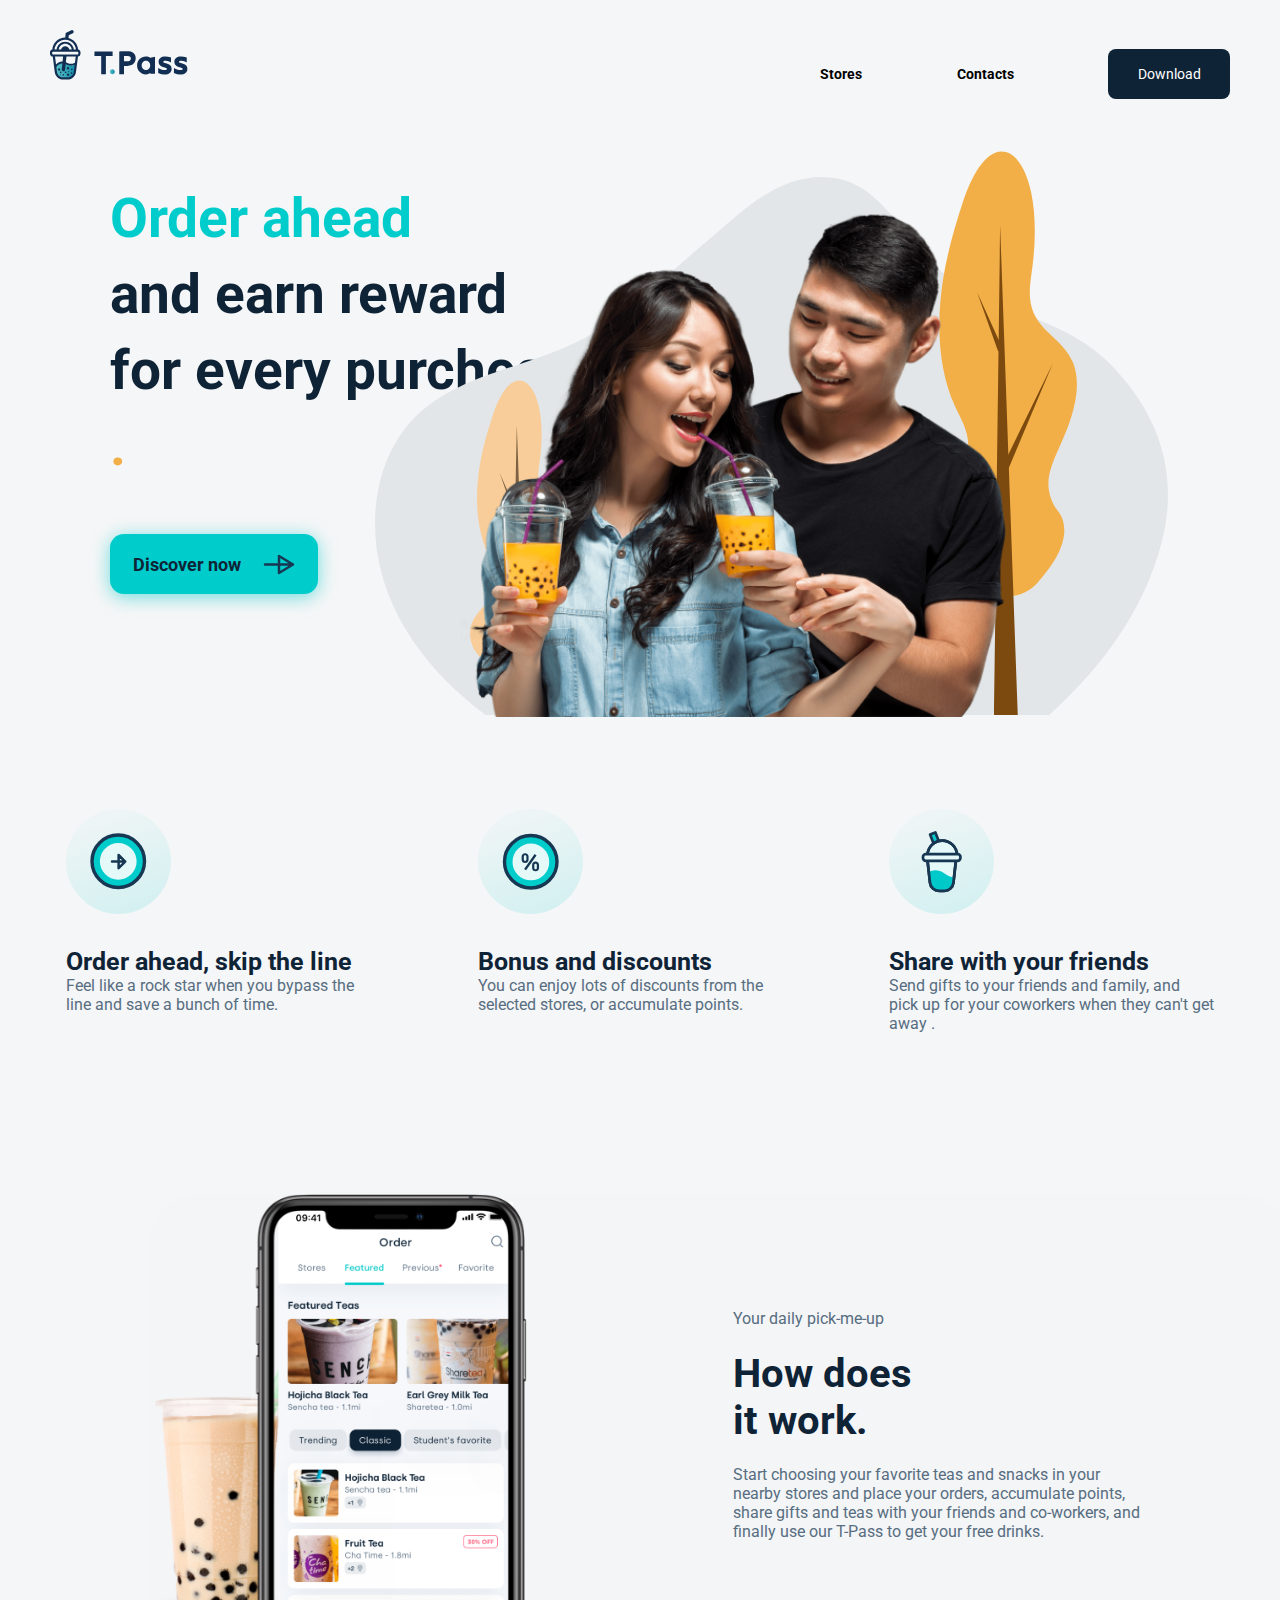
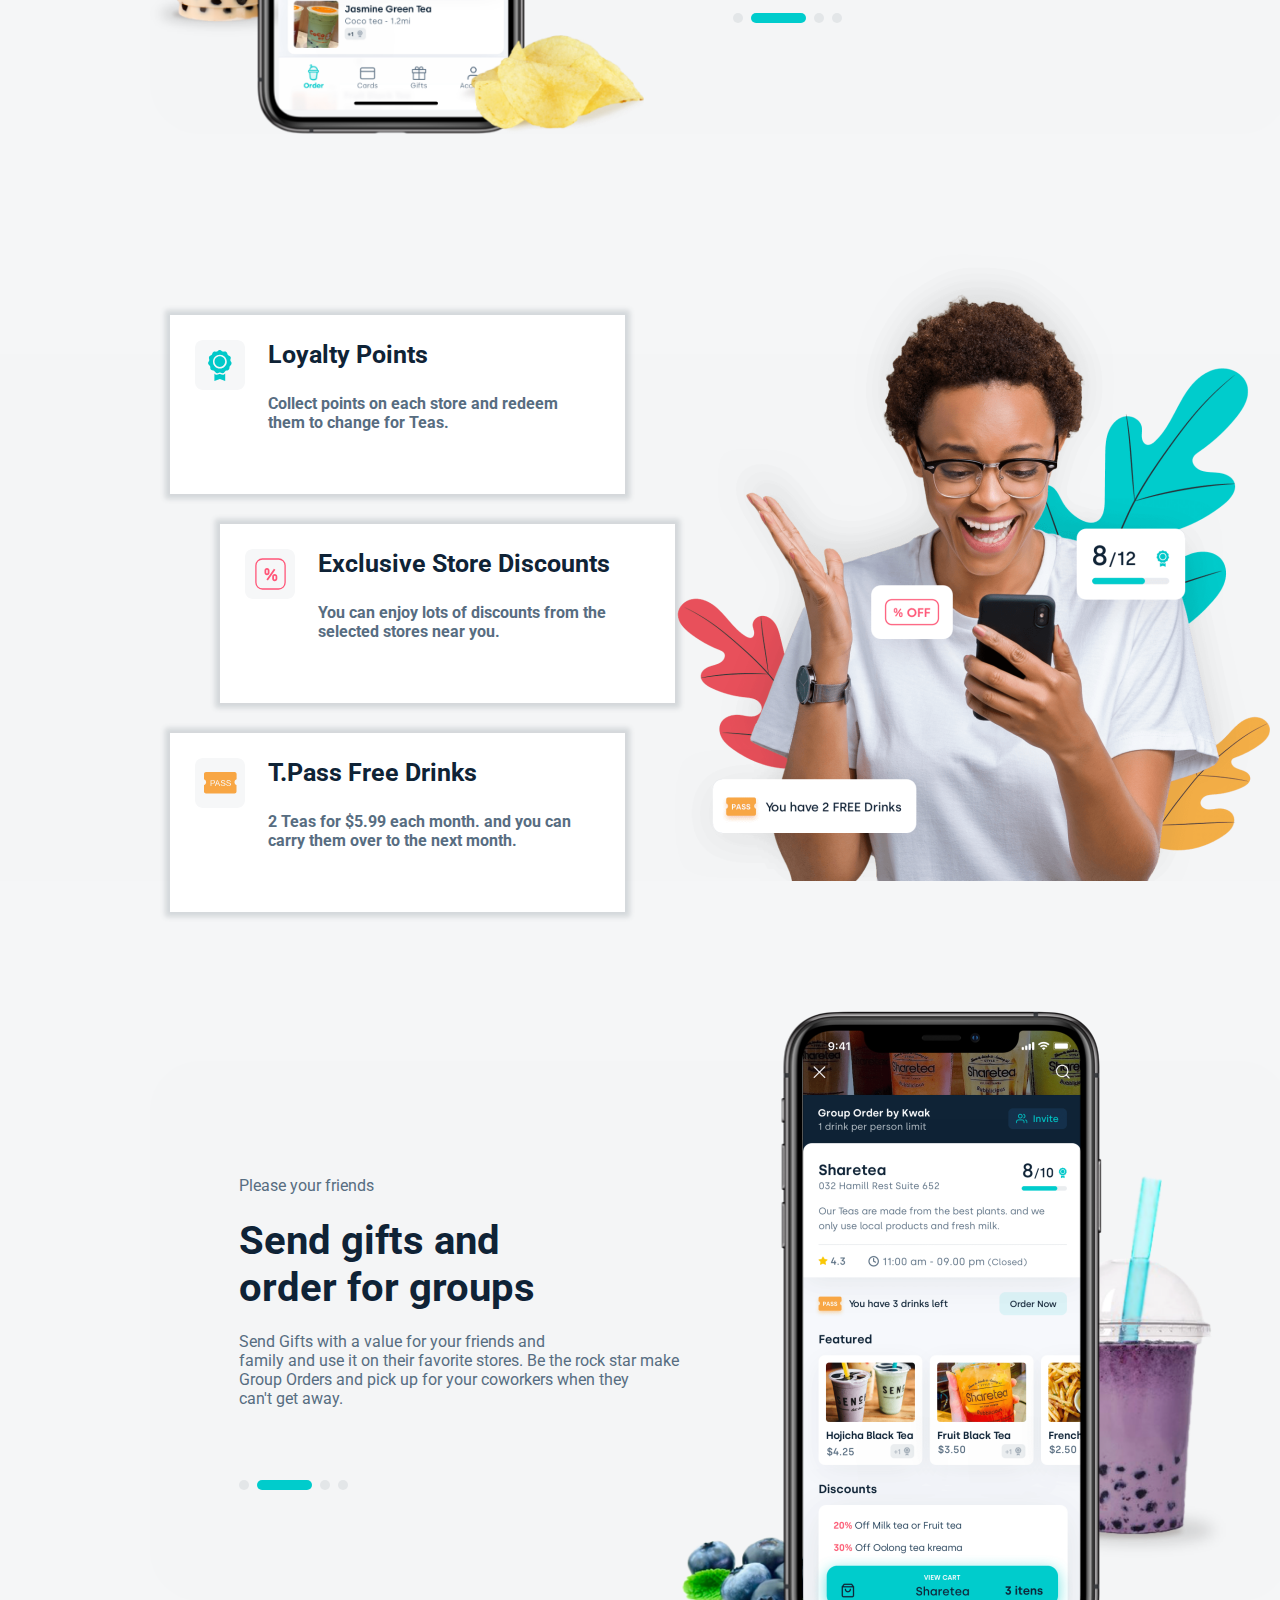
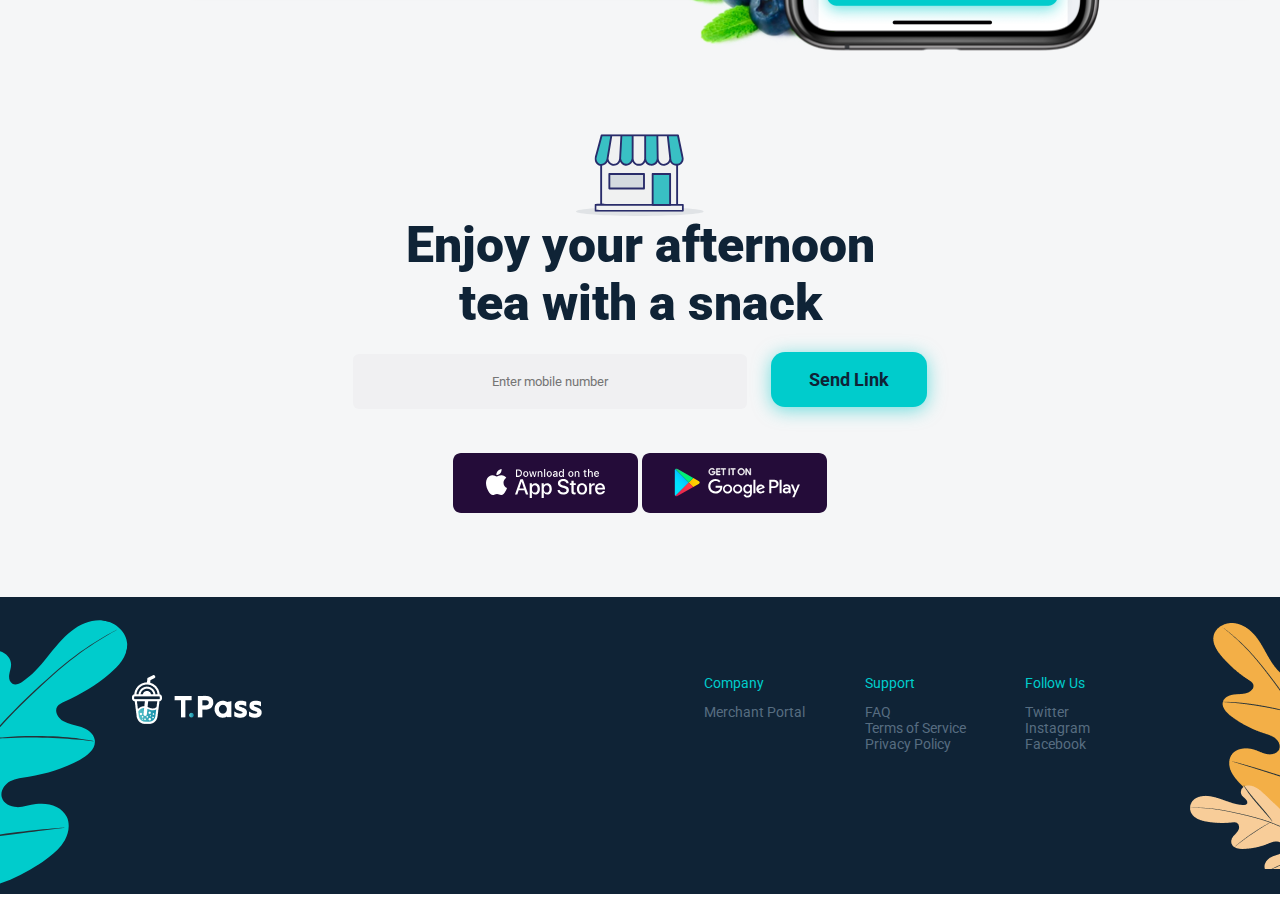
<file: index.html>
<!DOCTYPE html>
<html lang="en">
  <head>
    <meta charset="UTF-8" />
    <meta http-equiv="X-UA-Compatible" content="IE=edge" />
    <meta name="viewport" content="width=device-width, initial-scale=1.0" />
    <link rel="stylesheet" href="./css/style.css" />
    <link rel="preconnect" href="https://fonts.gstatic.com" />
    <link
      href="https://fonts.googleapis.com/css2?family=Roboto&display=swap"
      rel="stylesheet"
    />
    <title>TPass</title>
  </head>
  <body>
    <section class="header">
      <!-- Header start -->
       <nav>
        <div class="nav_inner">
          <img src="./images/Frame.svg" alt="logo" />
          <div class="burger-menu">
            <input type="checkbox" id="menu__toggle" />
            <label for="menu__toggle" class="menu__btn">
              <span></span>
            </label>
            <div class="nav_inner_list menu__box">
              <p class="nav__bar_item"><a href="./html/contacts.html">Stores</a></p>
              <p class="nav__bar_item"><a href="./html/contacts.html">Contacts</a></p>
              <button class="nav__bar_item">Download</button>
            </div>
          </div>
        </div>
      </nav>
      <!-- Header end -->

      <!-- Conteiner hero start -->
      <section class="conteiner hero">
        <div class="hero_left">
          <h1>
            <span style="color: #00cccc;"> Order ahead</span><br />
            and earn reward for every purches
            <span style="color: #f3af47;">.</span>
          </h1>
          <button>
            Discover now <img src="./images/icons/Vector.svg" alt="Icon" />
          </button>
        </div>
        <div class="hero_right">
          <img id="people" src="./images/Rectangle.png" alt="People" />
          <img id="trees" src="./images/Tree.svg" alt="Trees" />
        </div>
      </section>
      <!-- Conteiner hero end -->
  
    <!-- Coteiner features start -->
    <section class="conteiner-features">
      <div class="feature">
        <img src="./images/icons/Group.svg" alt="icon" />
        <h2>Order ahead, skip the line</h2>
        <p>
          Feel like a rock star when you bypass the <br />
          line and save a bunch of time.
        </p>
      </div>
      <div class="feature">
        <img src="./images/icons/Group (1).svg" alt="" />
        <h2>Bonus and discounts</h2>
        <p>
          You can enjoy lots of discounts from the selected stores, or
          accumulate points.
        </p>
      </div>
      <div class="feature">
        <img src="./images/icons/Group (2).svg" alt="" />
        <h2>Share with your friends</h2>
        <p>
          Send gifts to your friends and family, and <br />pick up for your
          coworkers when they can't get away .
        </p>
      </div>
    </section>
    <!-- Coteiner features end -->

    <!-- Conteiner Info -->
    <section class="canteiner section_1 info">
      <img src="images/Group 1.png" alt="" />
      <div class="bowl">
        <p>Your daily pick-me-up</p>
        <h2>
          How does <br />
          it work.
        </h2>
        <p class="long">
          Start choosing your favorite teas and snacks in your <br />
          nearby stores and place your orders, accumulate points,<br />
          share gifts and teas with your friends and co-workers, and <br />
          finally use our T-Pass to get your free drinks.
        </p>

        <div class="mother">
          <div class="child"></div>
          <div class="child diff"></div>
          <div class="child"></div>
          <div class="child"></div>
        </div>
      </div>
    </section>
    <!-- Conteiner Info end -->

    <!-- Conteiner Icon start -->
    <section
      class="conteiner icon"
      style="background-color: #f4f5f6; height: 527px;"
    >
      <div class="father">
        <div class="child">
          <img src="./images/icons/Group 3.svg" alt="icon" />
          <h2>
            <span>Loyalty Points</span>
            <p>
              Collect points on each store and redeem <br />
              them to change for Teas.
            </p>
          </h2>
        </div>
        <div class="child center">
          <img src="./images/icons/Group 4.svg" alt="icon" />
          <h2>
            <span> Exclusive Store Discounts</span>
            <p>
              You can enjoy lots of discounts from the <br />
              selected stores near you.
            </p>
          </h2>
        </div>
        <div class="child">
          <img src="./images/icons/Group 5.svg" alt="icon" />
          <h2>
            <span>T.Pass Free Drinks</span>
            <p>
              2 Teas for $5.99 each month. and you can <br />
              carry them over to the next month.
            </p>
          </h2>
        </div>
      </div>
      <img class="women" src="./images/women.png" alt="Img" />
    </section>
    <!-- Conteiner Icon end -->

    <!--  Conteiner Info-2 start -->
    <section
      style="
        background-color: #f4f5f6;
        border-radius: 50px;
        width: 1140px;
        height: 540px;
      "
      class="canteiner info-2"
    >
      <div class="bowl">
        <p>Please your friends</p>
        <h2>
          Send gifts and<br />
          order for groups
        </h2>
        <p class="long">
          Send Gifts with a value for your friends and <br />
          family and use it on their favorite stores. Be the rock star make
          <br />
          Group Orders and pick up for your coworkers when they <br />
          can't get away.
        </p>

        <div class="mother">
          <div class="child"></div>
          <div class="child diff"></div>
          <div class="child"></div>
          <div class="child"></div>
        </div>
      </div>
      <img
        style="width: 547px; height: 640px;"
        src="./images/Group 6.png"
        alt=""
      />
    </section>
    <!--  Conteiner Info-2 end -->

    <!-- Start-end start -->
    <section class="conteiner start-end">
      <img class="home" src="./images/icons/Home.svg" alt="Home" />
      <h2><b>Enjoy your afternoon</b> <br /><b> tea with a snack</b></h2>
      <div class="link">
        <input
          style="
            width: 394px;
            height: 55px;
            border-radius: 6px;
            background-color: #f0f0f2;
            border: none;
            text-align: center;
          "
          placeholder="Enter mobile number" 
          type="text"
        />
        <button
          style="
            width: 156px;
            height: 55px;
            background-color: #00cccc;
            border-radius: 14px;
          "
        >
          Send Link
        </button>
      </div>
      <div class="loading">
        <a href="#"><img src="./images/icons/AppStore.svg" alt="" /></a>
        <a href="#"><img src="images/icons/GoogleMarket.svg" alt="" /></a>
      </div>
    </section>
    <!-- Start-end end-->

    <!-- End-end -->
    <section
      style="height: 297px; background-color: #0f2336;"
      class="conteiner end-end"
    >
      <img style="margin-left: -100px;" src="./images/BlueList.svg" alt="" />
      <div class="the-end">
        <img style="width: 130px; height: 49px;" src="./images/wb.png" alt="" />
        <div class="the-list">
          <ul>
            <li class="span"><span>Company</span></li>
            <li>Merchant Portal</li>
          </ul>
          <ul>
            <li class="span"><span>Support</span></li>
            <li>FAQ</li>
            <li>Terms of Service</li>
            <li>Privacy Policy</li>
          </ul>
          <ul>
            <li class="span"><span>Follow Us</span></li>
            <li>Twitter</li>
            <li>Instagram</li>
            <li>Facebook</li>
          </ul>
        </div>
      </div>

      <img src="./images/YellouList.png" alt="" />
    </section>
  </body>
</html>
</file>
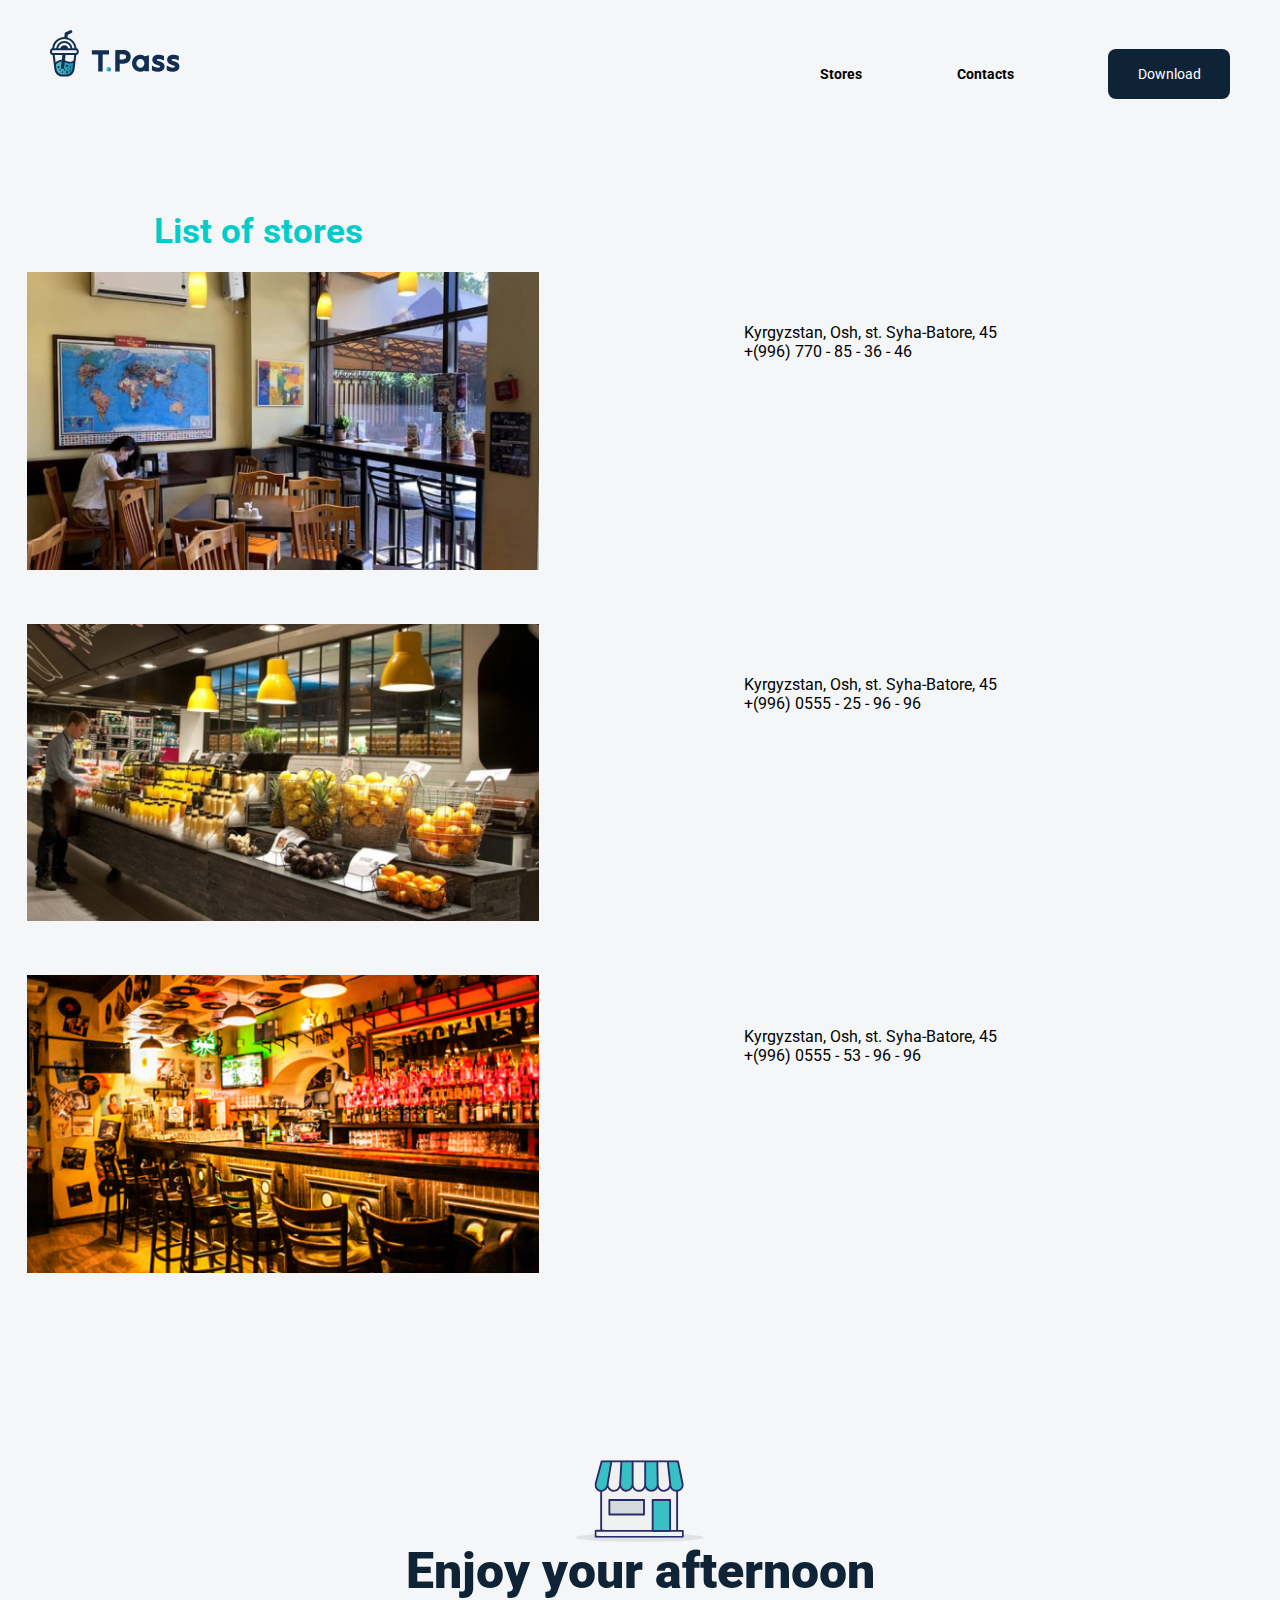
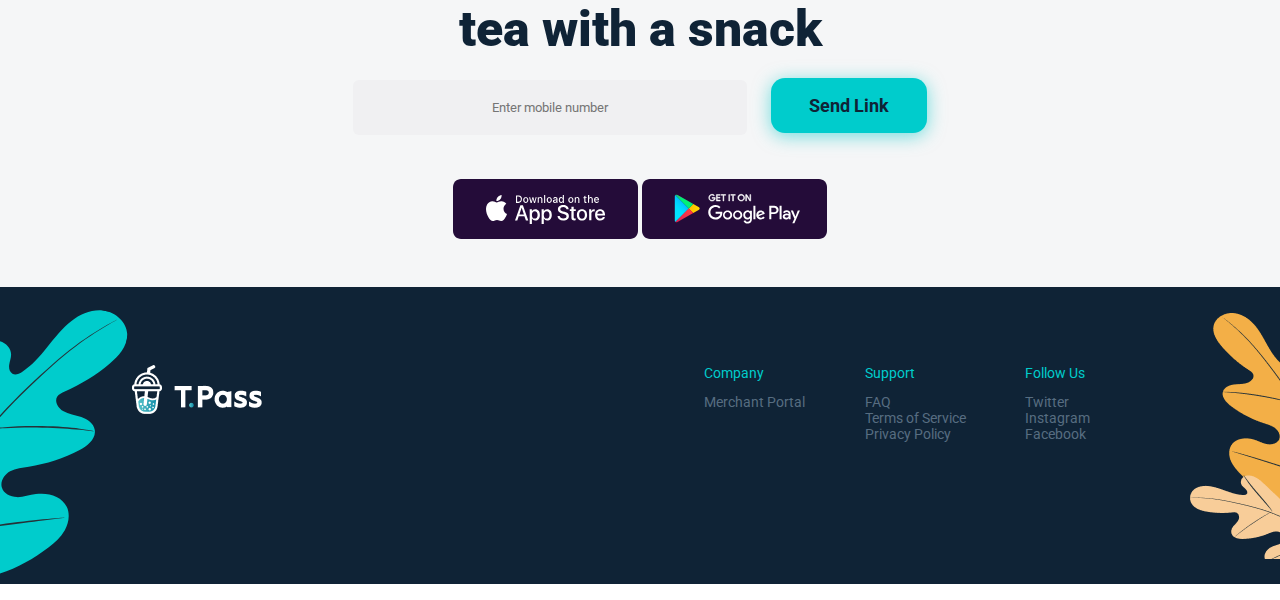
<file: html/stores.html>
<!DOCTYPE html>
<html lang="en">
  <head>
    <meta charset="UTF-8" />
    <meta http-equiv="X-UA-Compatible" content="IE=edge" />
    <meta name="viewport" content="width=device-width, initial-scale=1.0" />
    <link rel="stylesheet" href="../css/stores.css" />
    <link rel="preconnect" href="https://fonts.gstatic.com" />
    <link
      href="https://fonts.googleapis.com/css2?family=Roboto&display=swap"
      rel="stylesheet"
    />
    <title>TPass</title>
  </head>
  <body>
    <section class="header">
      <!-- Header start -->
      <nav>
        <div class="nav_inner">
          <a href="../index.html"><img src="../images/Frame.svg" alt="logo" /></a>
          <div class="burger-menu">
            <input type="checkbox" id="menu__toggle" />
            <label for="menu__toggle" class="menu__btn">
              <span></span>
            </label>
            <div class="nav_inner_list menu__box">
                <p class="nav__bar_item"><a href="stores.html">Stores</a></p>
                <p class="nav__bar_item"><a href="contacts.html">Contacts</a></p>
              <button class="nav__bar_item">Download</button>
            </div>
          </div>
        </div>
      </nav>
      <!-- Header end -->

      <div class="content">
        <div class="store_title">
            <h3>List of stores</h3>
        </div>
        

        <div class="store">
          <div class="store_point">
            <div class="store_img">
              <img src="../images/store3.png" alt="">
            </div>
            <div class="store_descr">
              Kyrgyzstan, Osh,
              st. Syha-Batore, 45<br>
              <a href="tel:99677085646">+(996) 770 - 85 - 36 - 46</a>
            </div>
          </div>
        </div>
      </div>

      <div class="store">
        <div class="store_point">
          <div class="store_img">
            <img src="../images/store2.png" alt="">
          </div>
          <div class="store_descr">
            Kyrgyzstan, Osh,
            st. Syha-Batore, 45<br> 
            <a href="tel:996555259696">+(996) 0555 - 25 - 96 - 96</a>
          </div>
        </div>
      </div>
    </div>

    <div class="store">
        <div class="store_point">
          <div class="store_img">
            <img src="../images/store1.png" alt="">
          </div>
          <div class="store_descr">
            Kyrgyzstan, Osh,
            st. Syha-Batore, 45<br>
            <a href="tel:+996555539696 ">+(996) 0555 - 53 - 96 - 96</a>
          </div>
        </div>
      </div>
    </div>

    <section class="conteiner start-end">
        <img class="home" src="../images/icons/Home.svg" alt="Home" />
        <h2><b>Enjoy your afternoon</b> <br /><b> tea with a snack</b></h2>
        <div class="link">
          <input
            style="
              width: 394px;
              height: 55px;
              border-radius: 6px;
              background-color: #f0f0f2;
              border: none;
              text-align: center;
            "
            placeholder="Enter mobile number" 
            type="text"
          />
          <button
            style="
              width: 156px;
              height: 55px;
              background-color: #00cccc;
              border-radius: 14px;
            "
          >
            Send Link
          </button>
        </div>
        <div class="loading">
          <a href="#"><img src="../images/icons/AppStore.svg" alt="" /></a>
          <a href="#"><img src="../images/icons/GoogleMarket.svg" alt="" /></a>
        </div>
      </section>
      <!-- End-end -->
    <section
    style="height: 297px; background-color: #0f2336;"
    class="conteiner end-end"
  >
    <img style="margin-left: -100px;" src="../images/BlueList.svg" alt="" />
    <div class="the-end">
      <img style="width: 130px; height: 49px;" src="../images/wb.png" alt="" />
      <div class="the-list">
        <ul>
          <li class="span"><span>Company</span></li>
          <li>Merchant Portal</li>
        </ul>
        <ul>
          <li class="span"><span>Support</span></li>
          <li>FAQ</li>
          <li>Terms of Service</li>
          <li>Privacy Policy</li>
        </ul>
        <ul>
          <li class="span"><span>Follow Us</span></li>
          <li>Twitter</li>
          <li>Instagram</li>
          <li>Facebook</li>
        </ul>
      </div>
    </div>

    <img src="../images/YellouList.png" alt="" />
  </section>
</body>
</html>
</file>
<file: css/style.css>
* {
  font-family: "Roboto", sans-serif;
  margin: 0;
  padding: 0;
}
a {
  text-decoration: none;
  color: #000;
}
.header {
  background-color: #f5f6f7;
}
/* SECTION NAVBAR
====================== */
nav {
  height: 110px;
  width: 100%;
  display: flex;
  justify-content: center;
  align-items: center;
}

.nav_inner {
  width: 1210px;
  height: 50px;
  display: flex;
  justify-content: space-between;
  padding: 0 50px;
}

.nav_inner_list {
  width: 410px;
  display: flex;
  justify-content: space-between;
  align-items: center;
}

.nav_inner_list p {
  font-weight: 700;
  font-size: 14px;
  color: #0f2336;
  cursor: pointer;
  z-index: 5 !important;
}

.nav_inner_list button {
  width: 122px;
  height: 50px;
  display: flex;
  align-items: center;
  justify-content: center;
  color: white;
  background-color: #0f2336;
  font-size: 14px;
  border: none;
  border-radius: 8px;
  cursor: pointer;
}

@media all and (max-width: 640px) {
  nav {
    justify-content: center;
  }
  header {
    display: flex;
    flex-wrap: wrap;
    flex-direction: column;
    align-items: center;
    justify-content: center;
  }
}

/* BURGER MENU 
=====================*/

#menu__toggle {
  opacity: 0;
}
.menu__btn {
  display: flex;
  align-items: center;
  position: fixed;
  visibility: hidden;
  cursor: pointer;
  top: 60px;
  right: 40px;
  width: 25px;
  height: 25px;

  z-index: 1;
}

.menu__btn > span,
.menu__btn > span::before,
.menu__btn > span::after {
  display: block;
  position: absolute;
  width: 100%;
  height: 2px;
  background-color: #0f2336;
}

.menu__btn > span::before {
  content: "";
  top: -8px;
}
.menu__btn > span::after {
  content: "";
  top: 8px;
}

#menu__toggle:checked ~ .menu__btn > span {
  transform: rotate(45deg);
}
#menu__toggle:checked ~ .menu__btn > span::before {
  transform: rotate(0);
  top: 0;
}

#menu__toggle:checked ~ .menu__btn > span::after {
  transform: rotate(90deg);
  top: 0;
}

#menu__toggle:checked ~ .menu__box {
  visibility: visible;
  right: 0;
}


@media all and (max-width: 640px) {
  .menu__btn {
    visibility: visible;
  }
  .menu__box {
    display: flex;
    align-items: center;
    justify-content: space-between;
    flex-direction: flex-start;
    visibility: hidden;
    top: 0;
    right: -100%;
    width: 300px;
    height: 100%;
    margin: 0;
    padding: 80px 0;
    background-color: #576d81;
    z-index: 5 !important;
  }
  .nav__bar_item {
    display: block;
    padding: 15px 25px;
    font-size: 20px;
    text-align: center;
    margin: 0 auto;
    z-index: 5 !important;
  }
  .nav__bar_item:hover {
    background-color: bisque;
  }
}

/* SECTION HERO
====================== */
.conteiner {
  max-width: 1440px;
  margin: 0 auto;
}

.hero {
  display: flex;
  height: auto;
  margin: 70px auto;
}

.hero_left {
  width: 50%;
  margin-left: 110px;
  font-weight: bold;
}

.hero_left h1 {
  font-size: 55px;
  line-height: 76px;
  margin-bottom: 50px;
  color: #0f2336;
}

.hero_left button {
  background-color: #00cccc;
  color: #0f2336;
  font-size: 18px;
  font-weight: 700;
  width: 208px;
  height: 60px;
  border-radius: 14px;
  box-shadow: 0 3px 18px rgba(0, 201, 201, 0.55);
  border: none;
  outline: none;
  cursor: pointer;
  display: flex;
  justify-content: space-evenly;
  align-items: center;
}

.hero_right {
  width: 80%;
  position: relative;
}

.hero_right #trees {
  height: 646px;
  margin-top: -185px;
  margin-left: -200px;
  height: 720px;
}

.hero_right #people {
  position: absolute;
  height: 537px;
  margin-left: -100px;
  margin-right: auto;
  right: 0;
  left: 0;
}
@media all and (max-width: 640px) {
  .hero {
    display: block;
  }
  .hero_left h1 {
    font-size: 25px;
    line-height: 46px;
    margin-bottom: 20px;
  }
  .hero_right {
    margin-top: 10px;
    width: 80%;
    position: relative;
  }
  .hero_right #trees {
    margin-left: 40px;
    width: 100%;
  }
  .hero_right #people {
    width: 50%;
    height: 40%;
    margin-left: 150px;
    margin-top: 135px;
  }
  .hero_left {
    display: flex;
    flex-direction: column;
    align-items: center;
    text-align: center;
  }
}

/* WORK WITH FEATURES
========================= */
.conteiner-features {
  margin: 100px auto 40 px;
  height: auto;
  display: flex;
  flex-wrap: wrap;
  justify-content: space-evenly;
}

.conteiner-features .feature {
  width: 325px;
  height: 225px;
  margin: 20px;
}

.feature h2 {
  margin-top: 29px;
  font-size: 25px;
  color: #0f2336;
}

.feature p {
  font-size: 16px;
  color: #576d81;
}
@media all and (max-width: 640px) {
  .feature {
    display: flex;
    align-items: center;
    flex-direction: column;
    text-align: center;
  }
}

/* SECTION INFO
===================== */
.section_1 {
  background-color: #f4f5f6;
  border-radius: 50px;
  width: 1140px;
  height: 540px;
}
.info p {
  font-size: 16px;
  color: #576d81;
  padding-bottom: 22px;
}

.info h2 {
  font-size: 40px;
  color: #0f2336;
}

.info {
  display: flex;
  margin-top: 140px;
  margin-left: 150px;
}

.info .bowl {
  margin-top: 115px;
  margin-left: 89px;
}

.long {
  padding-top: 21px;
}

.mother {
  display: flex;
  margin-top: 50px;
}

.mother .child {
  width: 10px;
  height: 10px;
  background-color: #e3e6e8;
  border-radius: 10px;
  margin-right: 8px;
}

.mother .diff {
  width: 55px;
  height: 10px;
  background-color: #00cccc;
  border-radius: 10px;
}

/* ICON
====================*/

.icon {
  display: flex;
  margin-top: 220px;
  flex-wrap: wrap;
}

.father {
  margin-top: -39px;
  margin-left: 170px;
  width: 505px;
  height: 627px;
  display: flex;
  flex-direction: column;
}

.father .child {
  width: 455px;
  height: 179px;
  display: flex;
  margin-bottom: 30px;
  background: white;
  box-shadow: 0 0 5px 5px #4957642f;
}

.father .center {
  margin-left: 50px;
}

.father .child span {
  font-size: 25px;
  margin-bottom: 25px;
  color: #0f2336;
  margin-top: 38px;
}

.father .child p {
  font-size: 16px;
  color: #576d81;
  padding-top: 25px;
}

.father .child h2 {
  padding-top: 25px;
}

.father .child img {
  width: 50px;
  height: 50px;
  margin-right: 23px;
  margin-top: 25px;
  margin-left: 25px;
}

.women {
  width: 595px;
  height: 627px;
  margin-top: -100px;
}
@media all and (max-width: 640px) {
  .section_1 {
    background: white;
  }
  .info {
    margin-left: 100px;
    display: block;
  }
  .info img {
    width: 30%;
    height: 60%;
  }
  .bowl {
    width: 30%;
    height: 25%;
  }
  .bowl {
    text-align: center;
    margin-left: 20px;
  }
  .info .bowl {
    margin-top: 50px;
    margin-left: 0;
  }
  .info .mother {
    display: flex;
    justify-content: center;
  }
  .father {
    margin-left: 80px;
  }
  .father .child {
    width: 70%;
    height: 20%;
  }
  .father .child span {
    font-size: 14px;
  }
  .father .child p {
    font-size: 10px;
  }
  .women {
    width: 60%;
    height: 60%;
    margin-left: 90px;
    margin-bottom: 30px;
  }
}

/* SECTION INFO-2
====================== */
.info-2 {
  display: flex;
  margin-top: 180px;
  margin-left: 150px;
}

.info-2 .bowl {
  margin-top: 115px;
  margin-left: 89px;
}

.info-2 p {
  font-size: 16px;
  color: #576d81;
  padding-bottom: 22px;
}

.info-2 h2 {
  font-size: 40px;
  color: #0f2336;
}

.info-2 img {
  margin-top: -50px;
}
@media all and (max-width: 640px) {
  .info-2 {
    display: block;
    margin-top: 360px;
    margin-left: 0;
  }
  .info-2 img {
    margin-top: 180px;

    width: 30%;
    height: 60%;
  }
}
/* START-END
====================== */
.start-end {
  display: flex;
  justify-content: center;
  align-items: center;
  flex-direction: column;
}
.home {
  margin-top: 133px;
}
.start-end h2 {
  font-size: 50px;
  color: #0f2336;
  text-align: center;
}
.link {
  margin-top: 20px;
}
.link button {
  color: #0f2336;
  font-size: 18px;
  font-weight: 700;
  border-radius: 14px;
  box-shadow: 0 3px 18px rgba(0, 201, 201, 0.55);
  border: none;
  outline: none;
  cursor: pointer;
  margin-left: 20px;
}

.loading {
  margin-top: 44px;
}
@media all and (max-width: 640px) {
  .home {
    display: block;
    margin-top: 490px;
  }
  .start-end h2 {
    margin-top: 100px;
  }
  .link {
    display: flex;
    flex-direction: column;
    align-items: center;
  }
}

/* END-END 
====================*/
.end-end {
  display: flex;
  justify-content: center;
  align-items: center;
  margin-top: 80px;
}
.the-end {
  display: flex;
  justify-content: space-between;
  width: 100%;
  height: 142px;
}
ul {
  display: block;
  width: 111px;
  height: 107px;
}
.the-list {
  display: flex;
  width: 530px;
  height: 112px;
  justify-content: space-evenly;
  font-size: 14px;
  color: #576d81;
}
.the-list span {
  color: #00cccc;
}
li {
  list-style-type: none;
}
.the-list .span {
  margin-bottom: 13px;
}
@media all and (max-width: 640px) {
  .the-end {
    display: flex;
    justify-content: center;
    flex-wrap: wrap;
    align-items: center;
  }
  .the-end img {
    margin-bottom: 40px;
  }

  .the-list {
    font: 10px;
  }
}
</file>
<file: css/stores.css>
* {
    font-family: "Roboto", sans-serif;
    margin: 0;
    padding: 0;
  }
  a {
    text-decoration: none;
    color: #000;
  }
  .header {
    background-color: #f5f6f7;
  }
  /* SECTION NAVBAR
  ====================== */
  nav {
    height: 110px;
    width: 100%;
    display: flex;
    justify-content: center;
    align-items: center;
  }
  
  .nav_inner {
    width: 1210px;
    height: 50px;
    display: flex;
    justify-content: space-between;
    padding: 0 50px;
  }
  
  .nav_inner_list {
    width: 410px;
    display: flex;
    justify-content: space-between;
    align-items: center;
  }
  
  .nav_inner_list p {
    font-weight: 700;
    font-size: 14px;
    color: #0f2336;
    cursor: pointer;
  }
  
  .nav_inner_list button {
    width: 122px;
    height: 50px;
    display: flex;
    align-items: center;
    justify-content: center;
    color: white;
    background-color: #0f2336;
    font-size: 14px;
    border: none;
    border-radius: 8px;
    cursor: pointer;
  }
  
  @media all and (max-width: 640px) {
    nav {
      justify-content: center;
    }
    header {
      display: flex;
      flex-wrap: wrap;
      flex-direction: column;
      align-items: center;
      justify-content: center;
    }
  }
  
  /* BURGER MENU 
  =====================*/
  
  #menu__toggle {
    opacity: 0;
  }
  .menu__btn {
    display: flex;
    align-items: center;
    position: fixed;
    visibility: hidden;
    cursor: pointer;
    top: 60px;
    right: 40px;
    width: 25px;
    height: 25px;
  
    z-index: 1;
  }
  
  .menu__btn > span,
  .menu__btn > span::before,
  .menu__btn > span::after {
    display: block;
    position: absolute;
    width: 100%;
    height: 2px;
    background-color: #0f2336;
  }
  
  .menu__btn > span::before {
    content: "";
    top: -8px;
  }
  .menu__btn > span::after {
    content: "";
    top: 8px;
  }
  
  #menu__toggle:checked ~ .menu__btn > span {
    transform: rotate(45deg);
  }
  #menu__toggle:checked ~ .menu__btn > span::before {
    transform: rotate(0);
    top: 0;
  }
  
  #menu__toggle:checked ~ .menu__btn > span::after {
    transform: rotate(90deg);
    top: 0;
  }
  
  #menu__toggle:checked ~ .menu__box {
    visibility: visible;
    right: 0;
  }
  
  @media all and (max-width: 640px) {
    .menu__btn {
      visibility: visible;
    }
    .menu__box {
      display: flex;
      align-items: center;
      justify-content: space-between;
      flex-direction: flex-start;
      visibility: hidden;
      top: 0;
      right: -100%;
      width: 300px;
      height: 100%;
      margin: 0;
      padding: 80px 0;
      background-color: #576d81;
      z-index: 5;
    }
    .nav__bar_item {
      display: block;
      padding: 15px 25px;
      font-size: 20px;
      text-align: center;
      margin: 0 auto;
    }
    .nav__bar_item:hover {
      background-color: bisque;
    }
  }


    .content{
        margin-top: 100px;
    }
    .store_title{
        margin-left: 12%;
        margin-bottom: 20px;
    }
    .store_title{
        color: #00CCCC;
        font-size: 30px;
    }
    .store{
        margin-bottom: 50px;
    }

    .store_point{
        display: flex;
        width: 80%;
        justify-content: center;
    }

    .store_img{
        max-width: 50%;
    }
    .store_img img{
        width: 100%;
    }

    .store_descr{
        max-width: 50%;
        margin-left: 20%;
        margin-top: 5%;
        font-style: bold;
    }

    @media (max-width: 1080px) {
        .store_point{
            margin-left: 20px;
        }
    }




  .start-end {
    display: flex;
    justify-content: center;
    align-items: center;
    flex-direction: column;
  }
  .home {
    margin-top: 133px;
  }
  .start-end h2 {
    font-size: 50px;
    color: #0f2336;
    text-align: center;
  }
  .link {
    margin-top: 20px;
  }
  .link button {
    color: #0f2336;
    font-size: 18px;
    font-weight: 700;
    border-radius: 14px;
    box-shadow: 0 3px 18px rgba(0, 201, 201, 0.55);
    border: none;
    outline: none;
    cursor: pointer;
    margin-left: 20px;
  }
  
  .loading {
    margin-top: 44px;
    margin-bottom: 44px;
  }
  @media all and (max-width: 640px) {
    .home {
      display: block;
      margin-top: 490px;
    }
    .start-end h2 {
      margin-top: 100px;
    }
    .link {
      display: flex;
      flex-direction: column;
      align-items: center;
    }
  }
  
  /* END-END 
  ====================*/
  .end-end {
    display: flex;
    justify-content: center;
    align-items: center;
  }
  .the-end {
    display: flex;
    justify-content: space-between;
    width: 100%;
    height: 142px;
  }
  ul {
    display: block;
    width: 111px;
    height: 107px;
  }
  .the-list {
    display: flex;
    width: 530px;
    height: 112px;
    justify-content: space-evenly;
    font-size: 14px;
    color: #576d81;
  }
  .the-list span {
    color: #00cccc;
  }
  li {
    list-style-type: none;
  }
  .the-list .span {
    margin-bottom: 13px;
  }
  @media all and (max-width: 640px) {
    .the-end {
      display: flex;
      justify-content: center;
      flex-wrap: wrap;
      align-items: center;
    }
    .the-end img {
      margin-bottom: 40px;
    }
  
    .the-list {
      font: 10px;
    }
  }
</file>
